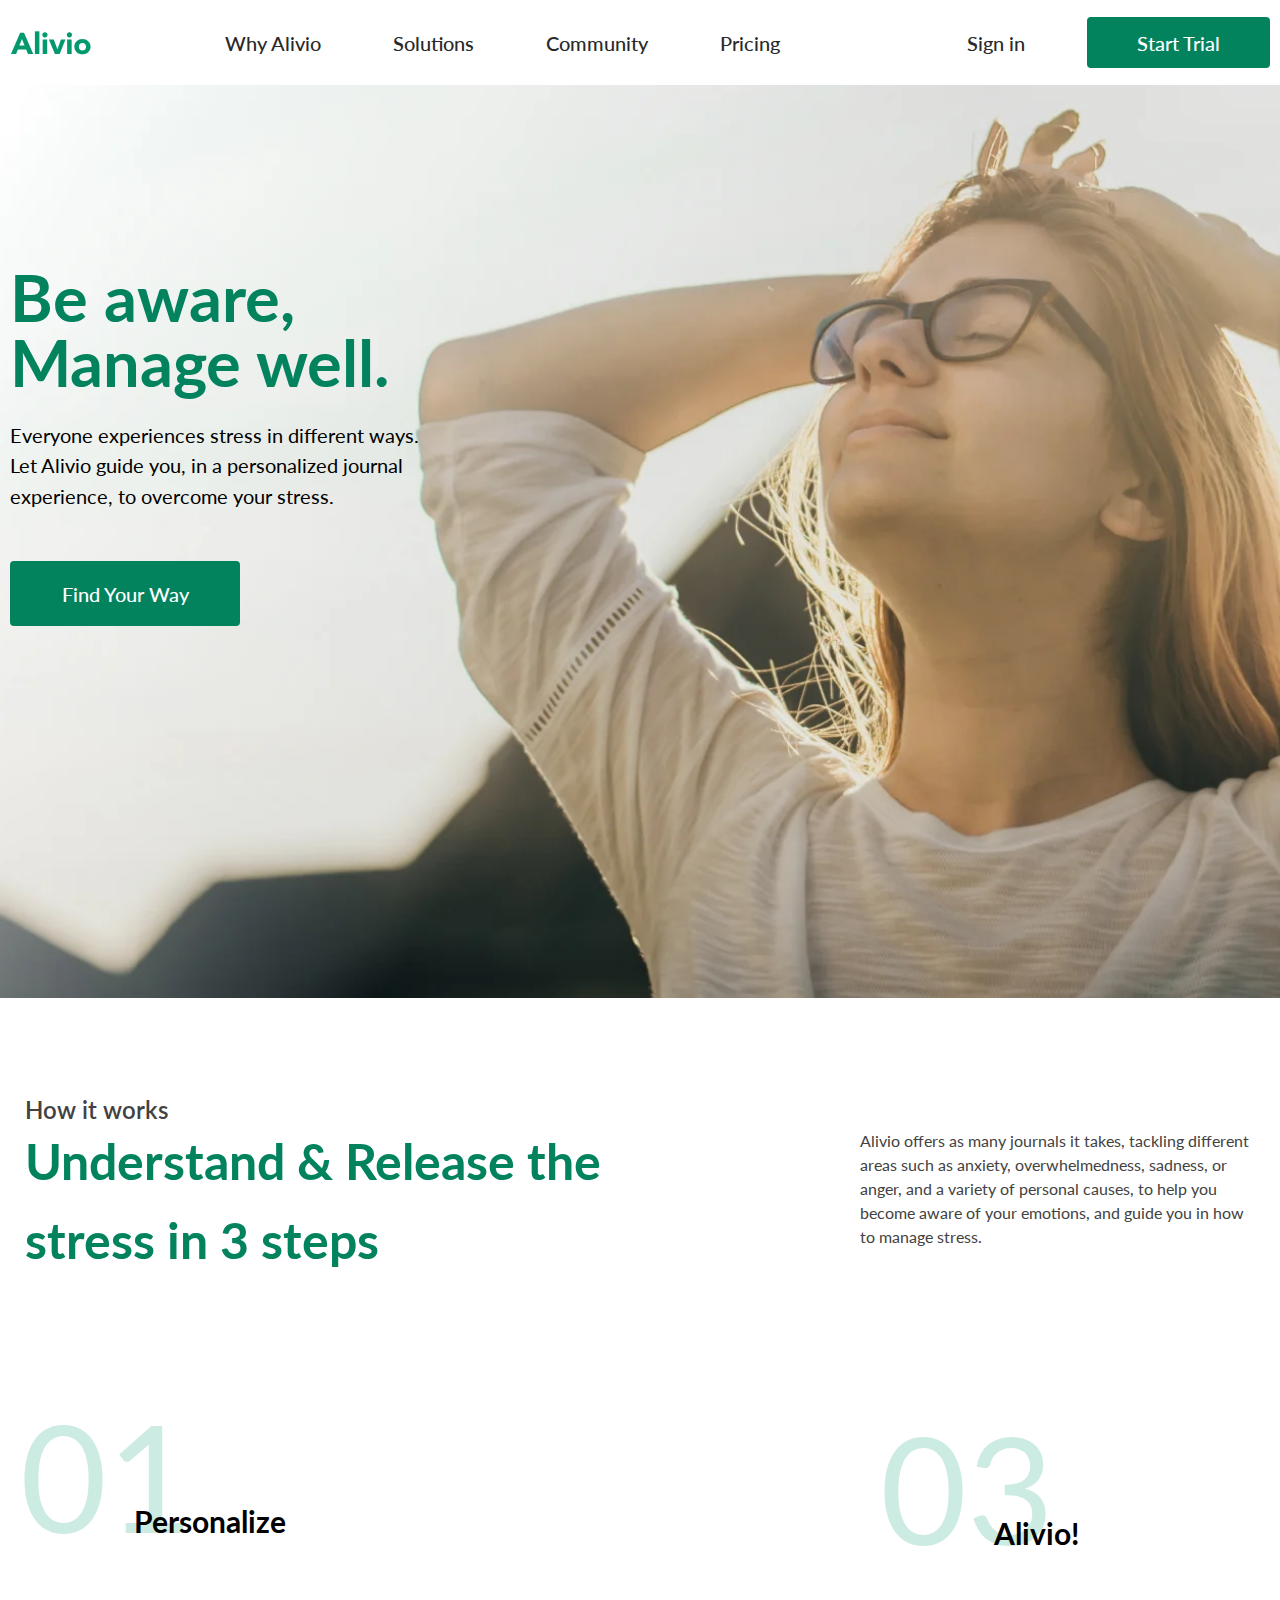
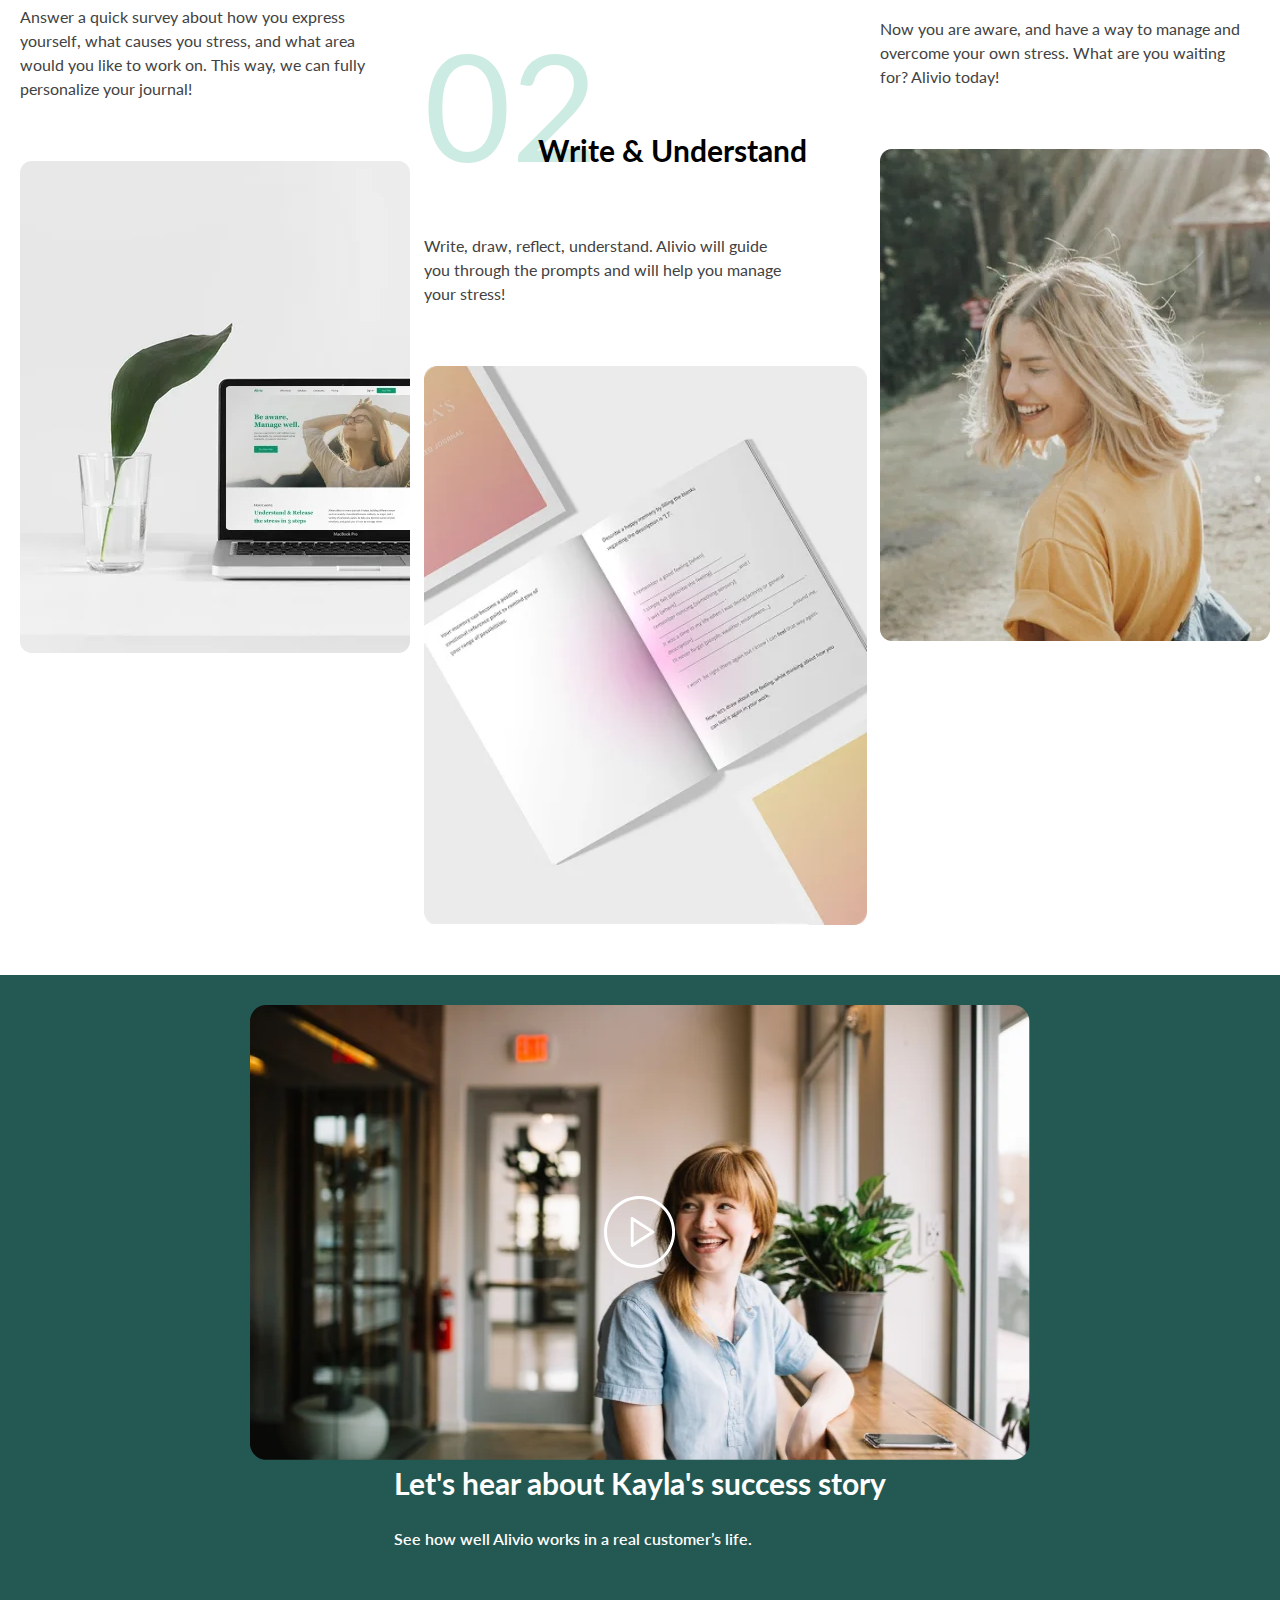
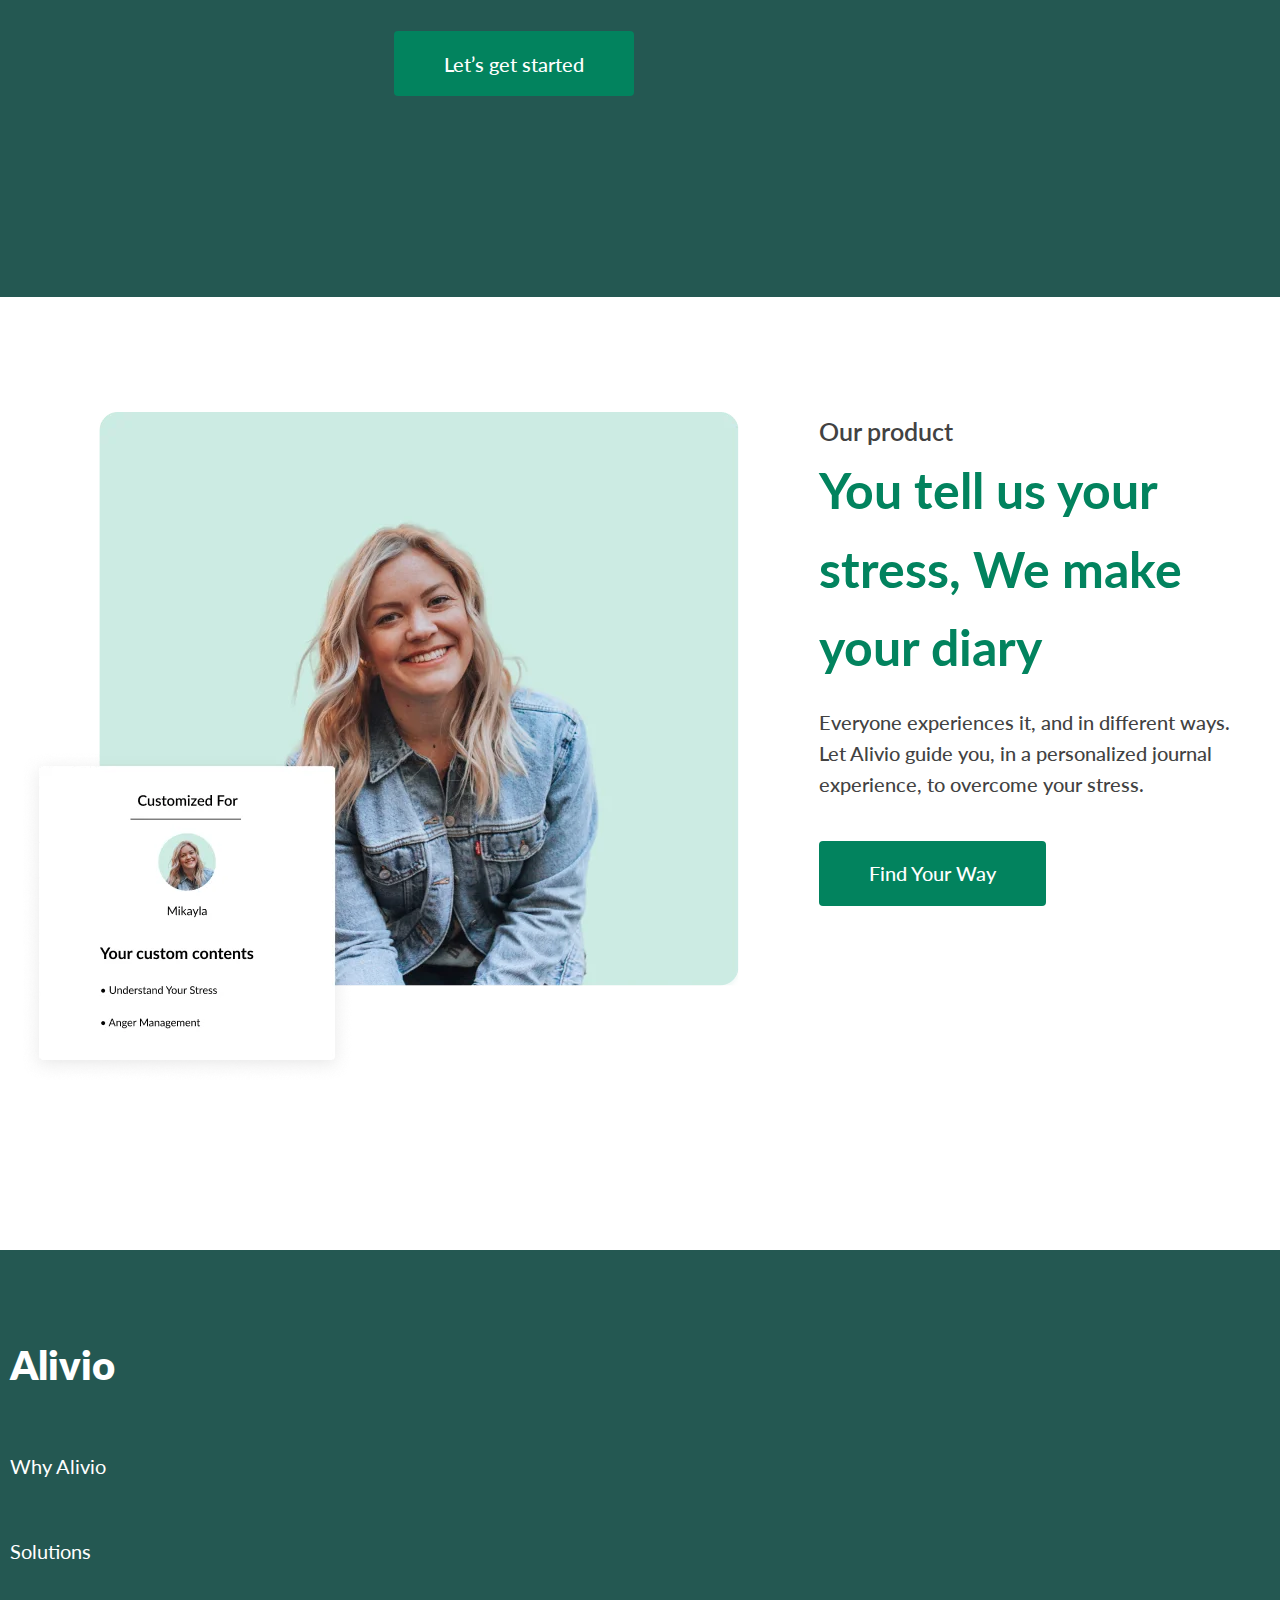
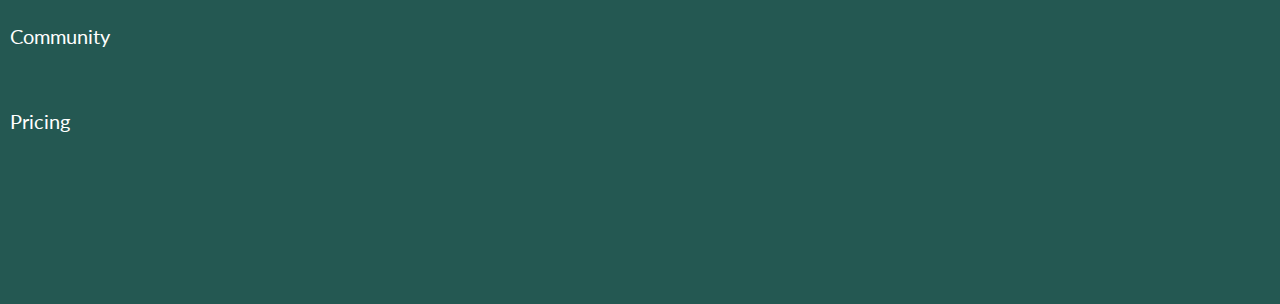
<file: Alivio/index.html>
<!DOCTYPE html>
<html lang="en">

<head>
  <meta charset="UTF-8">
  <meta name="viewport" content="width=device-width, initial-scale=1.0">
  <link rel="preconnect" href="https://fonts.googleapis.com">
  <link rel="preconnect" href="https://fonts.gstatic.com" crossorigin>
  <link href="https://fonts.googleapis.com/css2?family=Lato:wght@100;300;400;700;900&display=swap" rel="stylesheet">
  <link rel="stylesheet" href="index.css">
  <link rel="icon" href="./assets/favicon.png" type="image/png">
  <title>Alivio</title>
</head>

<body>
  <header class="header" aria-label="header" id="header-id">
    <div class="container">
      <div class="header__wrapper">
        <img src="./assets/svg/logo.svg" alt="logo" class="logo" aria-label="logo">
        <nav class="header__navigation" aria-label="navigation">
          <ul class="nav__list" aria-label="navigation-list">
            <li class="nav__list-item">
              <a href="#hero-id" class="nav__list-link">Why Alivio</a>
            </li>
            <li class="nav__list-item">
              <a href="#about-id" class="nav__list-link">Solutions</a>
            </li>
            <li class="nav__list-item">
              <a href="#video-id" class="nav__list-link">Community</a>
            </li>
            <li class="nav__list-item">
              <a href="#pricing-id" class="nav__list-link">Pricing</a>
            </li>
          </ul>
        </nav>
        <div class="header__signin-block">

          <button type="button" class="button btn-signin">
            Sign in
          </button>

          <button type="button" class="button">
            Start Trial
          </button>
        </div>
      </div>
    </div>
  </header>
  <!-------------------------------Mobile Menu---------------------------------------------------------------------------->

  <div class="mobile-navigation" aria-label="mobile navigation">
    <label for="menu-toggler-id" aria-label="open-close mobile navigation menu">
      <img class="mobile-navigation-burger" alt="mobile burger" src="./assets/svg/Burger.svg">
    </label>
    <input type="checkbox" name="toggler" id="menu-toggler-id" class="mobile-navigation__toggler">

    <nav class="mobile-nav" aria-label="mobile navigation">
      <ul class="mobile-nav__list" aria-label="mobile navigation-list">
        <li class="mobile-nav__list-item">
          <a href="#hero-id" class="mobile-nav__list-link">Why Alivio</a>
        </li>
        <li class="mobile-nav__list-item">
          <a href="#about-id" class="mobile-nav__list-link">Solutions</a>
        </li>
        <li class="mobile-nav__list-item">
          <a href="#video-id" class="mobile-nav__list-link">Community</a>
        </li>
        <li class="mobile-nav__list-item">
          <a href="#pricing-id" class="mobile-nav__list-link">Pricing</a>
        </li>

      </ul>
      <label for="menu-toggler-id" aria-label="close mobile navigation menu">
        <img class="mobile-navigation-cross" alt="mobile cross" src="./assets/svg/Cross.svg">
      </label>
    </nav>

  </div>

  <!-------------------------------Mobile Menu---------------------------------------------------------------------------->



  <main class="main" aria-label="main">
    <section class="hero__section" aria-label="hero-section" id="hero-id">

      <div class="container">
        <div class="hero__content" aria-label="hero__content">
          <h1 class="hero__title" aria-label="hero__title">Be aware, Manage well.</h1>
          <p class="hero__description" aria-label="hero__description">Everyone experiences stress in different ways.
            Let Alivio guide you, in a personalized journal experience, to overcome your stress.</p>
          <button type="button" class="button hero-btn">Find Your Way</button>

        </div>
      </div>
    </section>
    <section class="about" aria-label="about-section" id="about-id">
      <div class="container">
        <div class="about__titles-block">
          <div class="about__titles-block-left">
            <h2 class="about__titles-block-left-subtitle">
              How it works
            </h2>
            <h2 class="about__titles-block-left-title">
              Understand & Release
              the stress in 3 steps
            </h2>
          </div>
          <div class="about__titles-block-right">
            <p class="about__titles-block-right-description">
              Alivio offers as many journals it takes, tackling different areas such as anxiety, overwhelmedness,
              sadness, or anger, and a variety of personal causes, to help you become aware of your emotions, and guide
              you in how to manage stress.
            </p>
          </div>
        </div>
        <div class="about__cards-block">
          <figure class="about__card">
            <div class="about__card-titles-block">
              <h2 class="number-title">01</h2>
              <h3 class="text-title">Personalize</h3>
            </div>
            <p class="card_description">
              Answer a quick survey about how you express yourself, what causes you stress, and what area would you like
              to work on. This way, we can fully personalize your journal!
            </p>
            <img src="./assets/webp/img_1.webp" alt="card__image" class="card__image">
          </figure>
          <figure class="about__card card__middle">
            <div class="about__card-titles-block">
              <h2 class="number-title">02</h2>
              <h3 class="text-title">Write & Understand</h3>
            </div>
            <p class="card_description">
              Write, draw, reflect, understand. Alivio will guide you through the prompts and will help you manage your
              stress!
            </p>
            <img src="./assets/webp/img_2.webp" alt="card__image" class="card__image">
          </figure>
          <figure class="about__card">
            <div class="about__card-titles-block">
              <h2 class="number-title">03</h2>
              <h3 class="text-title">Alivio!</h3>
            </div>
            <p class="card_description">
              Now you are aware, and have a way to manage and overcome your own stress.
              What are you waiting for? Alivio today!
            </p>
            <img src="./assets/webp/img_3.webp" alt="card__image" class="card__image">
          </figure>
        </div>
      </div>

    </section>
    <section class="video" aria-label="video" id="video-id">
      <div class="container">
        <div class="video__wrapper">
          <div class="video__titles-block">
            <h2 class="video__title" aria-label="about-title">Let's hear about Kayla's success story</h2>
            <h3 class="video__subtitle" aria-label="about-subtitle">See how well Alivio works in a real customer’s life.
            </h3>
            <button type="button" class="button video-btn" aria-label="about-section-btn">Let’s get started</button>
          </div>
          <div class="video__player-block">
            <img class="video__player-img" src="./assets/webp/video-img.webp" alt="player-img">
            <img class="video__player-icon" src="./assets/svg/Icon/large/play-white.svg" alt="player-icon">
          </div>

        </div>
      </div>
    </section>
    <section class="product" aria-label="product" id="product-id">
      <div class="container">
        <div class="product__wrapper">
          <div class="product-img">
            <img src="./assets/webp/product-img.webp" alt="product-img">
          </div>

          <div class="product__info">
            <h3 class="product-subtitle">Our product</h3>
            <h2 class="product-title">You tell us your stress,
              We make your diary</h2>
            <p class="product__description">Everyone experiences it, and in different ways.
              Let Alivio guide you, in a personalized journal experience, to overcome your stress.</p>
            <button class="button product-btn">Find Your Way</button>

          </div>
        </div>
      </div>

    </section>
    <footer class="footer" id="pricing-id">
      <div class="container">
        <div class="pricing__content">
          <h2 class="pricing__title">Alivio</h2>
          <nav class="pricing__navigation" aria-label="pricing navigation">
            <ul class="pricing-nav__list" aria-label="navigation-list">
              <li class="nav__list-item">
                <a href="#hero-id" class="nav__list-link">Why Alivio</a>
              </li>
              <li class="nav__list-item">
                <a href="#about-id" class="nav__list-link">Solutions</a>
              </li>
              <li class="nav__list-item">
                <a href="#video-id" class="nav__list-link">Community</a>
              </li>
              <li class="nav__list-item">
                <a href="#pricing-id" class="nav__list-link">Pricing</a>
              </li>
            </ul>
          </nav>
        </div>
      </div>
    </footer>
  </main>
</body>

</html>
</file>
<file: Alivio/index.css>
@import url(./styles/reset.css);
@import url(./styles/variables.css);
@import url(./styles/basic.css);
@import url(./styles/header.css);
@import url(./styles/hero.css);
@import url(./styles/about.css);
@import url(./styles/video.css);
@import url(./styles/product.css);
@import url(./styles/footer.css);
@import url(./styles/mobile-menu.css);
</file>
